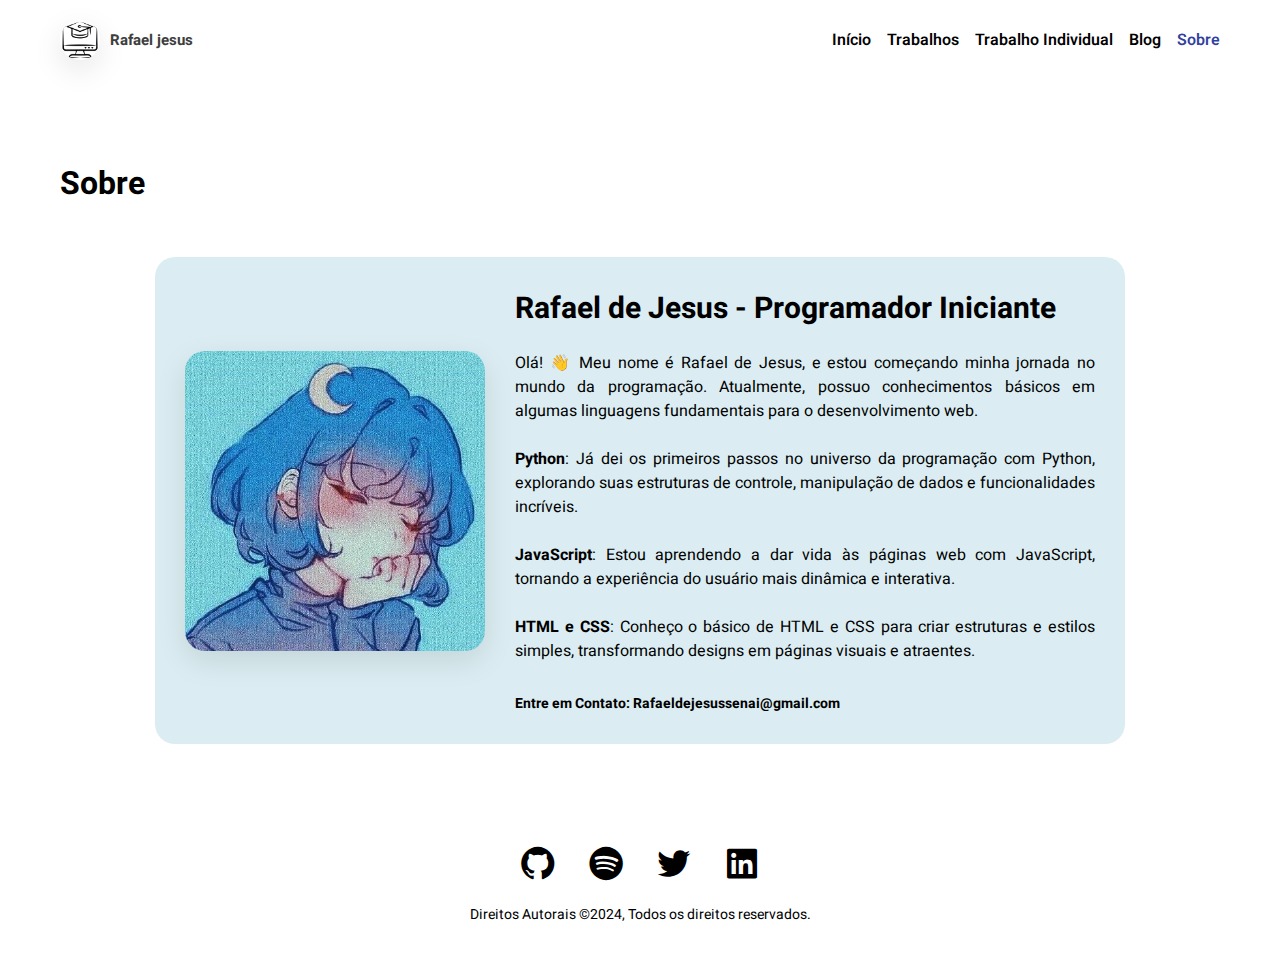
<file: about.html>
<!DOCTYPE html>
<html lang="pt-br">

<head>
    <meta charset="UTF-8">
    <meta name="viewport" content="width=device-width, initial-scale=1.0">
    <link href='https://unpkg.com/boxicons@2.1.4/css/boxicons.min.css' rel='stylesheet'>
    <link rel="stylesheet" href="style.css">
    <title>Página Sobre | Rafael-jesus</title>
</head>

<body>

    <nav>
        <div class="logo">
            <img src="assets/logo.png">
            <a href="#">Rafael jesus</a>
        </div>
        <div class="nav-links">
            <a href="index.html">Início</a>
            <a href="works.html">Trabalhos</a>
            <a href="single-work.html">Trabalho Individual</a>
            <a href="blog.html">Blog</a>
            <a class="selected" href="about.html">Sobre</a>
        </div>
    </nav>

    <h1 class="page-title">Sobre</h1>

    <div class="content">
        <div class="container">
            <img src="assets/profile-2.png">
            <div class="about">
                <h2>Rafael de Jesus - Programador Iniciante</h2>
                <p>Olá! 👋 Meu nome é Rafael de Jesus, e estou começando minha jornada no mundo da programação. Atualmente, possuo conhecimentos básicos em algumas linguagens fundamentais para o desenvolvimento web.
<br>
<br>
                    <strong>Python</strong>: Já dei os primeiros passos no universo da programação com Python, explorando suas estruturas de controle, manipulação de dados e funcionalidades incríveis.
<br> 
<br>                 
                    <strong>JavaScript</strong>: Estou aprendendo a dar vida às páginas web com JavaScript, tornando a experiência do usuário mais dinâmica e interativa.
                  <br>
                  <br>  
                    <strong>HTML e CSS</strong>: Conheço o básico de HTML e CSS para criar estruturas e estilos simples, transformando designs em páginas visuais e atraentes.
                    </p>
                <p class="email">Entre em Contato: Rafaeldejesussenai@gmail.com</p>
            </div>
        </div>
    </div>

    <footer>
        <div class="socials">
            <i class='bx bxl-github'></i>
            <i class='bx bxl-spotify'></i>
            <i class='bx bxl-twitter'></i>
            <i class='bx bxl-linkedin-square'></i>
        </div>
        <p>Direitos Autorais ©2024, Todos os direitos reservados.</p>
    </footer>

</body>

</html>
</file>
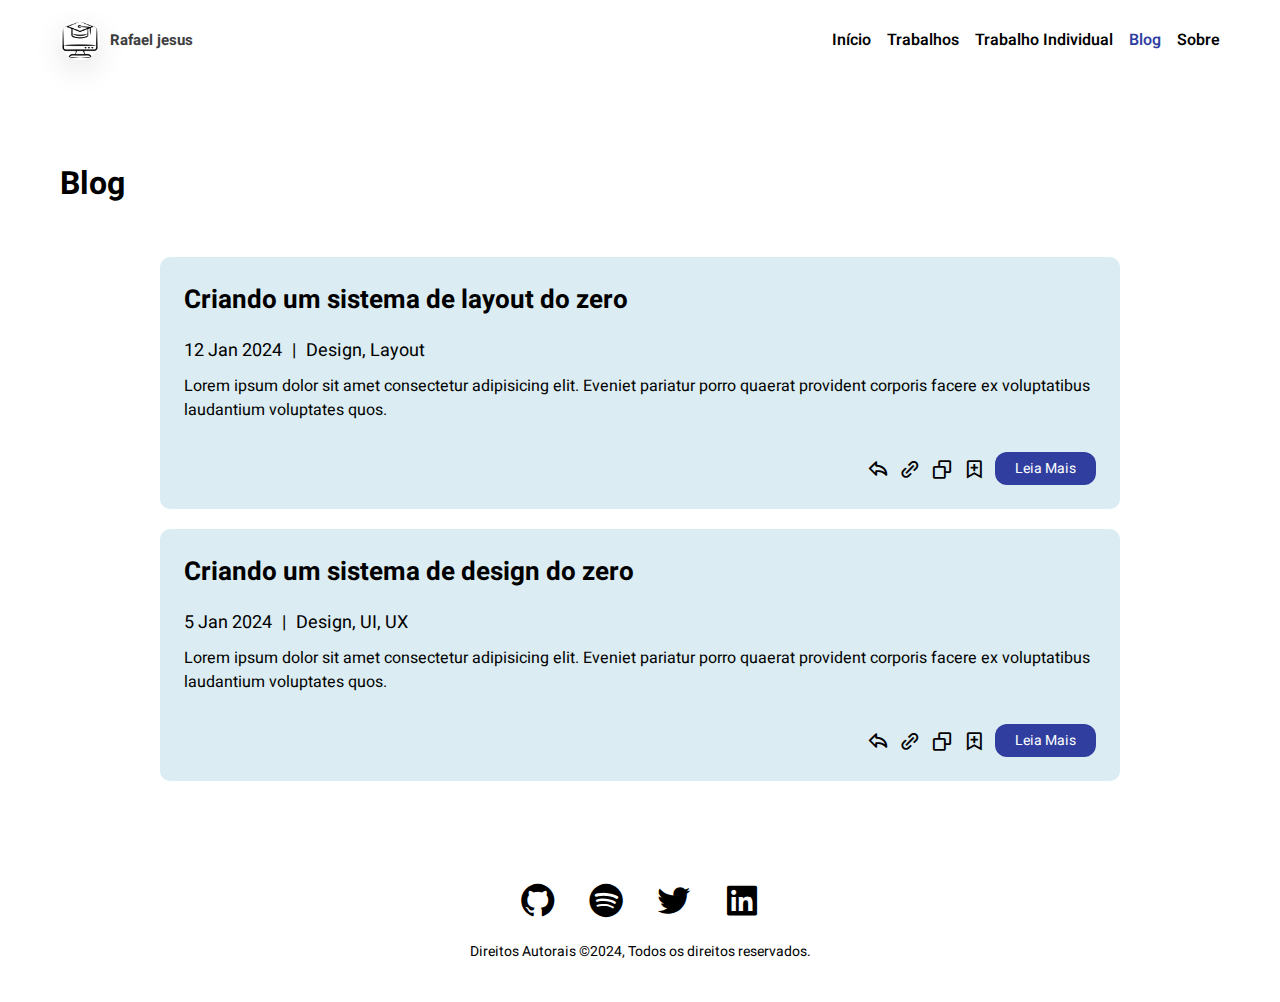
<file: blog.html>
<!DOCTYPE html>
<html lang="pt-br">

<head>
    <meta charset="UTF-8">
    <meta name="viewport" content="width=device-width, initial-scale=1.0">
    <link href='https://unpkg.com/boxicons@2.1.4/css/boxicons.min.css' rel='stylesheet'>
    <link rel="stylesheet" href="style.css">
    <title>Página do Blog | Rafael-jesus</title>
</head>

<body>

    <nav>
        <div class="logo">
            <img src="assets/logo.png">
            <a href="#">Rafael jesus</a>
        </div>
        <div class="nav-links">
            <a href="index.html">Início</a>
            <a href="works.html">Trabalhos</a>
            <a href="single-work.html">Trabalho Individual</a>
            <a class="selected" href="blog.html">Blog</a>
            <a href="about.html">Sobre</a>
        </div>
    </nav>


    <h1 class="page-title">Blog</h1>

    <div class="content">
        <div class="post-list">
            <div class="post-item">
                <h3>Criando um sistema de layout do zero</h3>
                <div class="info">
                    <h5>12 Jan 2024</h5>
                    <h5>|</h5>
                    <h5>Design, Layout</h5>
                </div>
                <p>Lorem ipsum dolor sit amet consectetur adipisicing elit. Eveniet pariatur porro quaerat provident
                    corporis facere ex voluptatibus laudantium voluptates quos.</p>

                <div class="buttons">
                    <i class='bx bx-share'></i>
                    <i class='bx bx-link-alt'></i>
                    <i class='bx bx-copy'></i>
                    <i class='bx bx-bookmark-plus'></i>
                    <button>Leia Mais</button>
                </div>

            </div>
            <div class="post-item">
                <h3>Criando um sistema de design do zero</h3>
                <div class="info">
                    <h5>5 Jan 2024</h5>
                    <h5>|</h5>
                    <h5>Design, UI, UX</h5>
                </div>
                <p>Lorem ipsum dolor sit amet consectetur adipisicing elit. Eveniet pariatur porro quaerat provident
                    corporis facere ex voluptatibus laudantium voluptates quos.</p>
                <div class="buttons">
                    <i class='bx bx-share'></i>
                    <i class='bx bx-link-alt'></i>
                    <i class='bx bx-copy'></i>
                    <i class='bx bx-bookmark-plus'></i>
                    <button>Leia Mais</button>
                </div>
            </div>

            <!-- Adicione mais postagens conforme necessário -->

        </div>
    </div>


    <footer>
        <div class="socials">
            <i class='bx bxl-github'></i>
            <i class='bx bxl-spotify'></i>
            <i class='bx bxl-twitter'></i>
            <i class='bx bxl-linkedin-square'></i>
        </div>
        <p>Direitos Autorais ©2024, Todos os direitos reservados.</p>
    </footer>


</body>

</html>
</file>
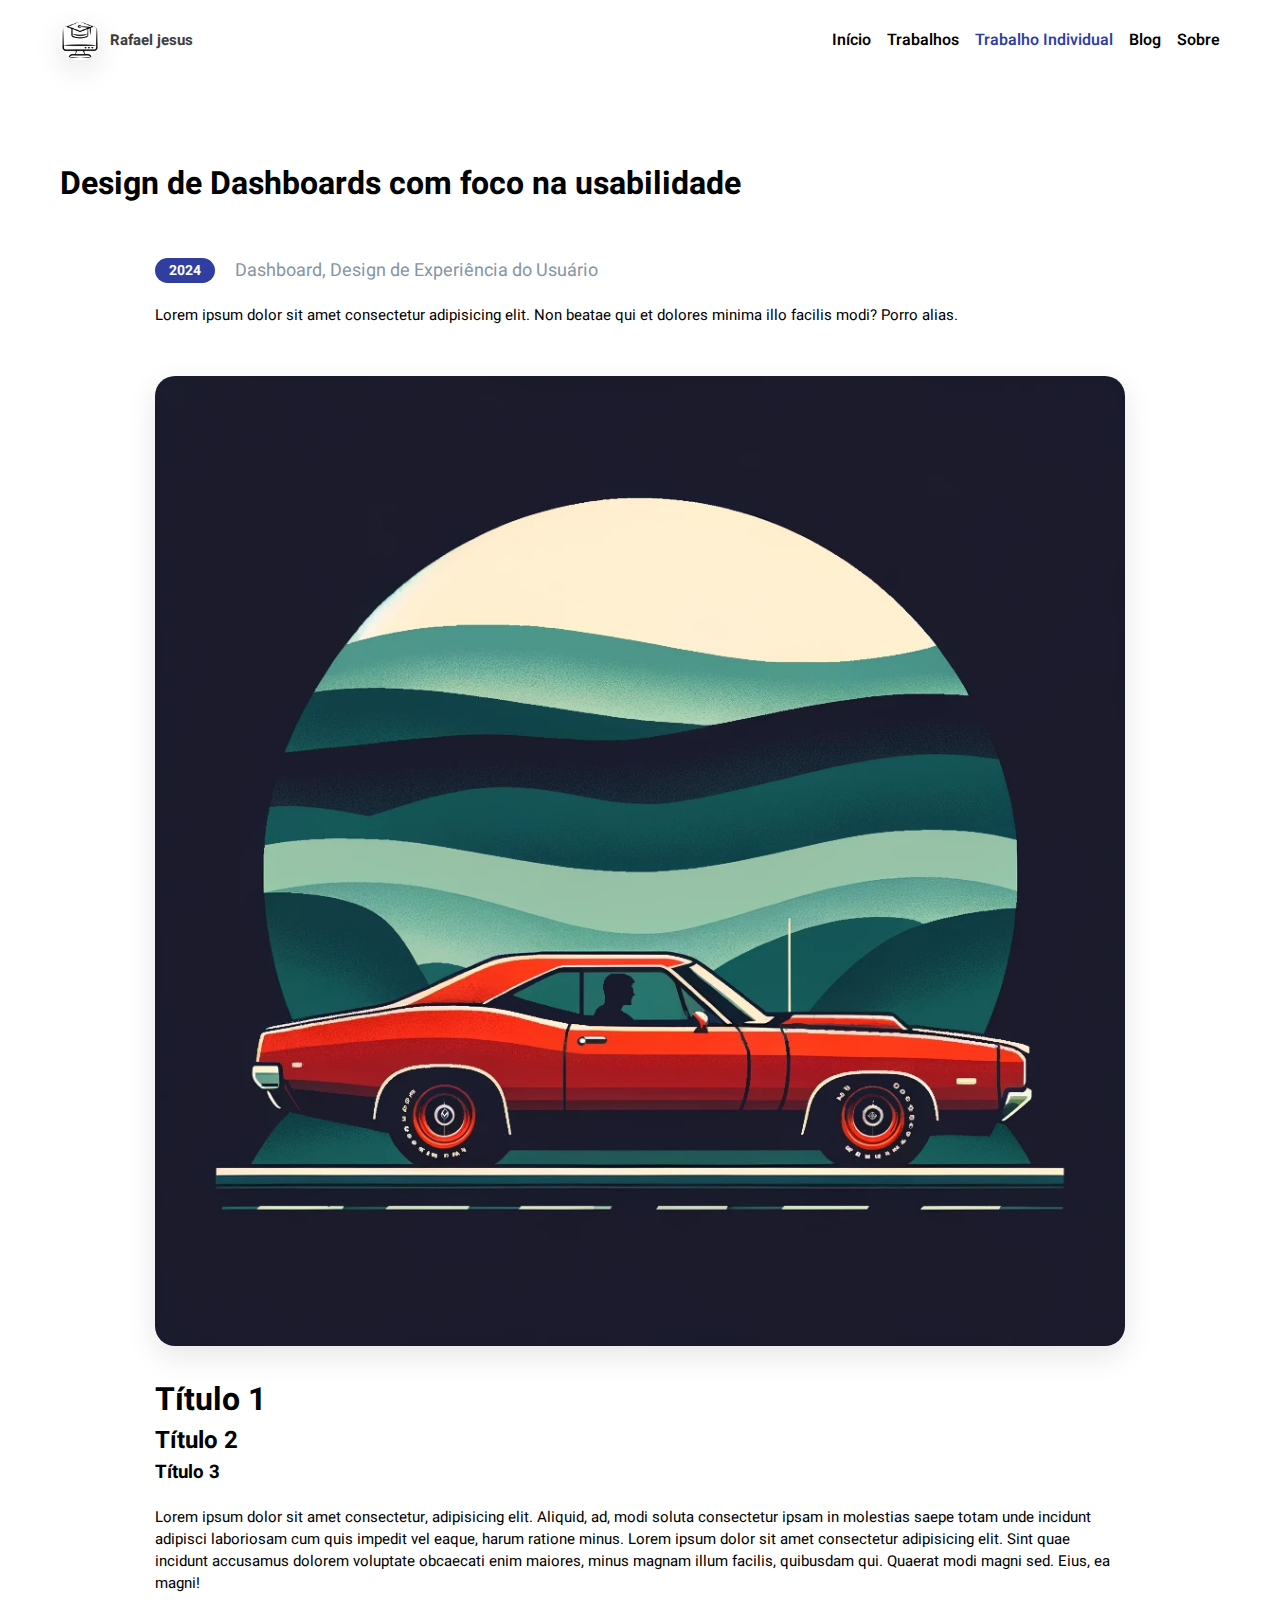
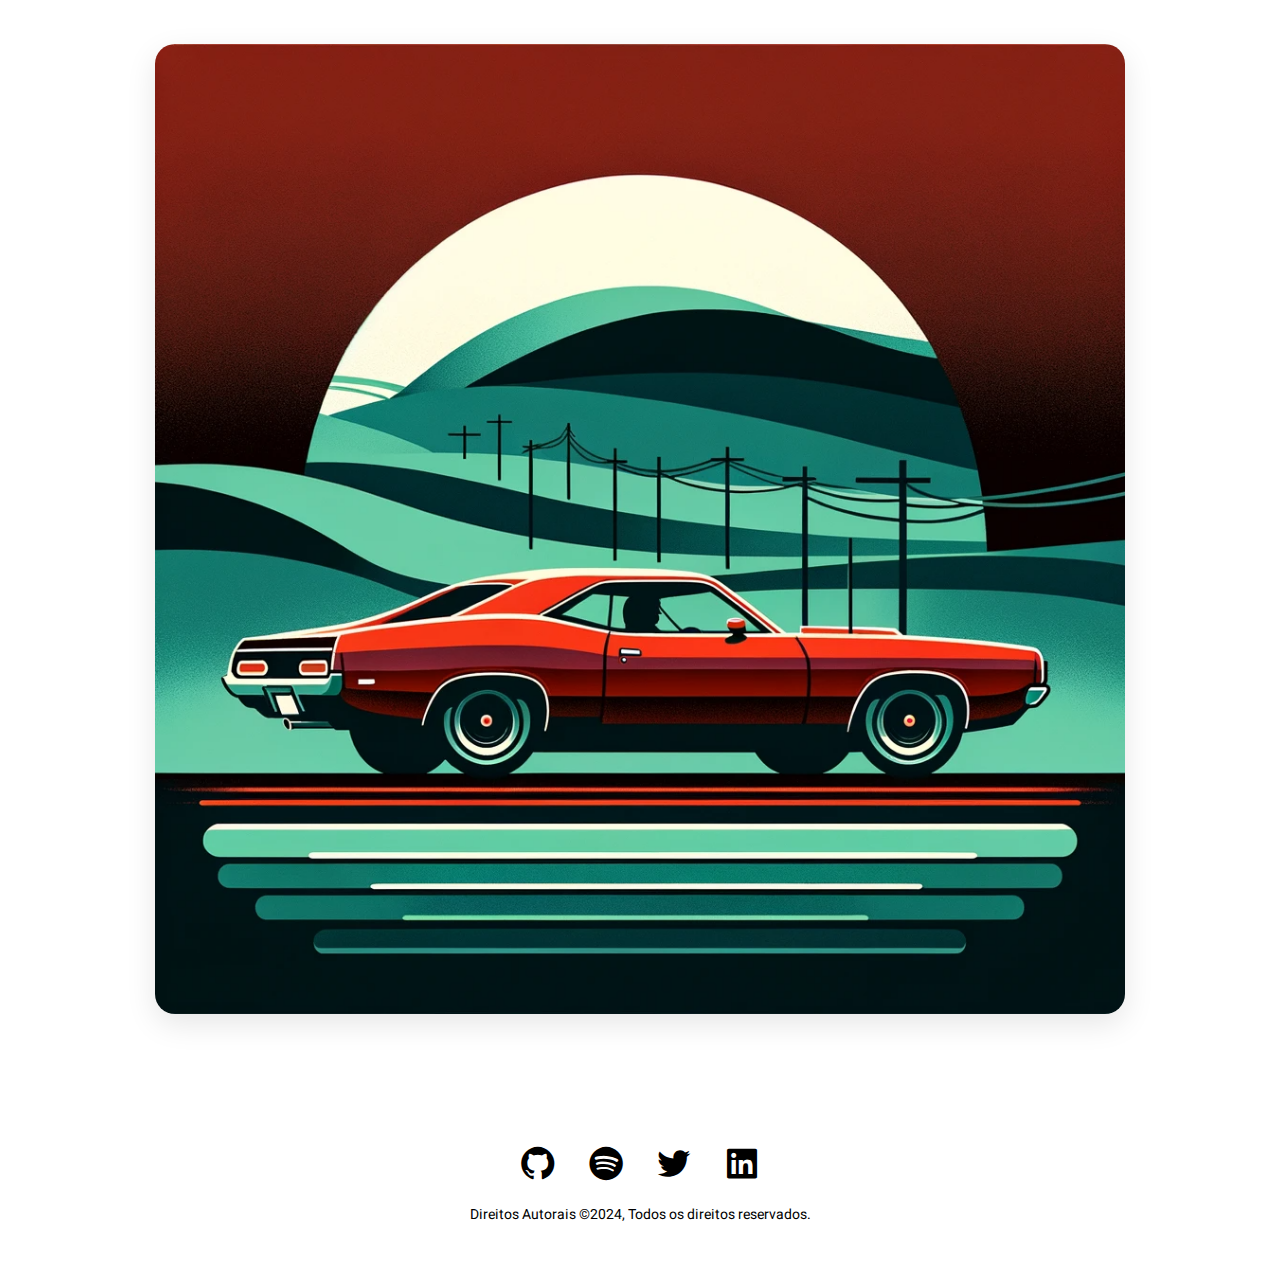
<file: single-work.html>
<!DOCTYPE html>
<html lang="pt-br">

<head>
    <meta charset="UTF-8">
    <meta name="viewport" content="width=device-width, initial-scale=1.0">
    <link href='https://unpkg.com/boxicons@2.1.4/css/boxicons.min.css' rel='stylesheet'>
    <link rel="stylesheet" href="style.css">
    <title>Página do Trabalho Individual |Rafael-jesus</title>
</head>

<body>

    <nav>
        <div class="logo">
            <img src="assets/logo.png">
            <a href="#">Rafael jesus</a>
        </div>
        <div class="nav-links">
            <a href="index.html">Início</a>
            <a href="works.html">Trabalhos</a>
            <a class="selected" href="single-work.html">Trabalho Individual</a>
            <a href="blog.html">Blog</a>
            <a href="about.html">Sobre</a>
        </div>
    </nav>

    <h1 class="page-title">Design de Dashboards com foco na usabilidade</h1>

    <div class="content">
        <div class="work-info">
            <div class="year-badge">2024</div>
            <div class="category">
                <p>Dashboard, Design de Experiência do Usuário</p>
            </div>
        </div>

        <p>Lorem ipsum dolor sit amet consectetur adipisicing elit. Non beatae qui et dolores minima illo facilis modi?
            Porro alias.</p>

        <img src="assets/single-post-1.png">

        <h1>Título 1</h1>
        <h2>Título 2</h2>
        <h3>Título 3</h3>

        <p>Lorem ipsum dolor sit amet consectetur, adipisicing elit. Aliquid, ad, modi soluta consectetur ipsam in
            molestias saepe totam unde incidunt adipisci laboriosam cum quis impedit vel eaque, harum ratione minus.
            Lorem ipsum dolor sit amet consectetur adipisicing elit. Sint quae incidunt accusamus dolorem voluptate
            obcaecati enim maiores, minus magnam illum facilis, quibusdam qui. Quaerat modi magni sed. Eius, ea magni!
        </p>

        <img src="assets/single-post-2.png">

    </div>

    <footer>
        <div class="socials">
            <i class='bx bxl-github'></i>
            <i class='bx bxl-spotify'></i>
            <i class='bx bxl-twitter'></i>
            <i class='bx bxl-linkedin-square'></i>
        </div>
        <p>Direitos Autorais ©2024, Todos os direitos reservados.</p>
    </footer>

</body>

</html>
</file>
<file: style.css>
@import url('https://fonts.googleapis.com/css2?family=Heebo:wght@300;400;500;600;700;800&display=swap');

*{
    margin: 0;
    padding: 0;
    box-sizing: border-box;
    font-family: 'Heebo', sans-serif;
}

a{
    text-decoration: none;
    color: #000;
}

img{
    object-fit: cover;
    object-position: top;
    box-shadow: 0 10px 30px rgba(0, 0, 0, 0.1);
}

nav{
    padding: 20px 148px;
    background-color: #fff;
    display: flex;
    align-items: center;
    justify-content: space-between;
    font-weight: 600;
}

nav .logo{
    display: flex;
    align-items: center;
    gap: 10px;
}

nav .logo img{
    width: 40px;
    height: 40px;
    border-radius: 50%;
}

nav .logo a{
    font-size: 15px;
    color: #3e3e3e;
    font-weight: bold;
}

nav .nav-links{
    display: flex;
    gap: 16px;
}

nav .nav-links a{
    transition: color 0.3s ease;
}

nav .nav-links a:hover,
nav .nav-links a.selected{
    color: #303f9f;
}

.main {
    padding: 0 148px;
    display: flex;
    align-items: center;
    justify-content: space-between;
    gap: 50px;
    height: calc(100vh - 80px);
}

.main .info h1{
    font-size: 44px;
    margin-bottom: 40px;
}

.main .info p{
    font-size: 16px;
    margin-bottom: 45px;
    width: 100%;
}

.main .info button,
.content .post-list .post-item .buttons button{
    padding: 10px 30px;
    background: #303f9f;
    border: none;
    color: #ffffff;
    font-size: 16px;
    border-radius: 12px;
    cursor: pointer;
    transition: background 0.2s ease;
}

.main .info button:hover,
.content .post-list .post-item .buttons button:hover{
    background: #1a237e;
}

.main img{
    width: 400px;
    height: 400px;
    border-radius: 140px;
}

.recent{
    padding: 60px 148px;
    background-color: #dbedf2;
}

.recent .header{
    display: flex;
    align-items: center;
    justify-content: space-between;
    margin-bottom: 30px;
}

.recent .header h4,
.separator h4{
    font-size: 20px;
    font-weight: 400;
}

.recent .header a{
    color: #303f9f;
}

.recent .posts{
    display: flex;
    justify-content: center;
    gap: 20px;
}

.recent .posts .post-item{
    background-color: #fff;
    padding: 24px;
    width: 460px;
}

.recent .posts .post-item h3,
.content .post-list .post-item h3{
    font-size: 26px;
    margin-bottom: 18px;
}

.recent .posts .post-item .info,
.content .post-list .post-item .info{
    display: flex;
    gap: 10px;
    margin-bottom: 10px;
}

.recent .posts .post-item .info h5,
.content .post-list .post-item h5{
    font-size: 18px;
    font-weight: 400;
}

.recent .posts .post-item p{
    width: 400px;
}

.separator{
    padding: 40px 148px 0;
}

.separator h4{
    margin-bottom: 30px;
}

.featured{
    padding: 40px 290px 0;
}

.featured .item,
.works-list .item{
    display: flex;
    gap: 30px;
    margin-bottom: 30px;
    padding-bottom: 30px;
    border-bottom: 2px solid #e0e0e0;
}

.featured .item img,
.works-list .item img{
    width: 320px;
    height: 200px;
    border-radius: 6px;
}

.featured .item .details h3,
.works-list .item h3{
    font-size: 30px;
    margin-bottom: 16px;
}

.featured .item .details .item-info,
.works-list .item .details .item-info{
    display: flex;
    align-items: center;
    gap: 20px;
    margin-bottom: 20px;
}

.featured .item .details .item-info .year-badge,
.works-list .item .details .item-info .year-badge,
.content .work-info .year-badge{
    background-color: #303f9f;
    padding: 2px 14px;
    color: #fff;
    border-radius: 16px;
    font-size: 14px;
    font-weight: bold;
}

.featured .item .details .item-info h4,
.works-list .item .details .item-info h4{
    color: #8695a4;
    font-size: 18px;
}

.featured .item .details p,
.works-list .item .details p{
    width: 700px;
    text-align: justify;
}

footer{
    padding: 40px 0;
    display: flex;
    flex-direction: column;
    align-items: center;
}

footer .socials{
    display: flex;
    align-items: center;
    gap: 28px;
    margin-bottom: 20px;
}

footer .socials i{
    font-size: 40px;
    cursor: pointer;
    transition: color 0.3s ease;
}

footer .socials i:hover{
    color: #303f9f;
}

footer p{
    font-size: 14px;
}

.page-title{
    padding: 80px 234px 20px;
    width: 100%;
}

.content{
    padding: 30px 148px 60px;
    display: flex;
    flex-direction: column;
    align-items: center;
}

.content .work-info{
    display: flex;
    align-items: center;
    justify-content: flex-start;
    gap: 20px;
    width: 970px;
}

.content .work-info .category{
    color: #8695a4;
    font-size: 18px;
}

.content>p{
    width: 970px;
    font-size: 15px;
    margin: 20px 0;
}

.content>img{
    width: 970px;
    margin: 30px 0;
    border-radius: 20px;
}

.content>h1,
.content>h2,
.content>h3{
    width: 970px;
}

.content .post-list{
    display: flex;
    flex-direction: column;
    gap: 20px;
}

.content .post-list .post-item{
    background-color: #dbedf2;
    padding: 24px;
    width: 960px;
    border-radius: 10px;
}

.content .post-list .post-item .buttons{
    margin-top: 30px;
    display: flex;
    align-items: center;
    justify-content: flex-end;
    gap: 10px;
}

.content .post-list .post-item .buttons button{
    font-size: 14px;
    padding: 6px 20px;
}

.content .post-list .post-item .buttons i{
    font-size: 22px;
    cursor: pointer;
    transition: color 0.3s ease;
}

.content .post-list .post-item .buttons i:hover{
    color: #303f9f;
}

.content .container{
    background-color: #dbedf2;
    padding: 30px;
    display: flex;
    align-items: center;
    gap: 30px;
    width: 970px;
    border-radius: 20px;
}

.content .container img{
    width: 300px;
    height: 300px;
    border-radius: 20px;
}

.content .container h2{
    margin-bottom: 20px;
    font-size: 30px;
}

.content .container .about>p{
    text-align: justify;
}

.content .container .about .email{
    font-weight: bold;
    margin-top: 30px;
    font-size: 14px;
}

@media screen and (max-width: 1400px) {
    
    nav{
        padding: 20px 60px;
    }

    .main{
        padding: 0 60px;
    }

    .recent{
        padding: 60px;
    }

    .featured,
    .separator{
        padding: 40px 60px 0;
    }

    .page-title{
        padding: 80px 60px 20px;
    }

}

@media screen and (max-width: 1200px) {
    
    nav{
        padding: 20px 40px;
    }

    .main{
        padding: 0 40px;
    }

    .main img{
        width: 340px;
        height: 340px;
    }

    .recent{
        padding: 40px;
    }

    .featured,
    .separator{
        padding: 40px 40px 0;
    }

    .featured .item .details p,
    .works-list .item .details p{
        width: 100%;
    }

    .page-title{
        padding: 80px 40px 20px;
    }

    .content .work-info,
    .content>p,
    .content>img,
    .content>h1,
    .content>h2,
    .content>h3,
    .content .post-list .post-item,
    .content .container{
        width: 100%;
    }

    .content .container img{
        width: 250px;
        height: 250px;
    }

    .content .container h2{
        font-size: 24px;
        margin-bottom: 10px;
    }

    .content .container .about>p{
        font-size: 14px;
    }

}

@media screen and (max-width: 992px) {
    
    nav{
        padding: 20px;
    }

    .main{
        padding: 0 20px;
    }

    .main img{
        width: 300px;
        height: 300px;
    }

    .main .info h1{
        font-size: 34px;
    }

    .main .info p{
        font-size: 15px;
    }

    .main .info button{
        font-size: 15px;
        padding: 8px 22px;
    }

    .recent{
        padding: 40px 20px;
    }

    .recent .posts .post-item{
        width: 100%;
    }

    .recent .posts .post-item h3,
    .content .post-list .post-item h3{
        font-size: 20px;
    }

    .recent .posts .post-item .info h5,
    .content .post-list .post-item .info h5{
        font-size: 14px;
    }

    .recent .posts .post-item p{
        width: 100%;
        font-size: 14px;
    }

    .featured,
    .separator{
        padding: 40px 20px 0;
    }

    .featured .item,
    .works-list .item{
        flex-direction: column;
        padding: 0 20px 30px;
    }

    .featured .item img,
    .works-list .item img{
        width: 100%;
        height: auto;
    }

    .featured .item .details h3,
    .works-list .details .item h3{
        font-size: 24px;
        margin-bottom: 12px;
    }

    .featured .item .details .item-info .year-badge,
    .works-list .item .details .item-info .year-badge{
        font-size: 12px;
    }

    .featured .item .details .item-info h4,
    .works-list .item .details .item-info h4{
        font-size: 15px;
    }

    .featured .item .details p,
    .works-list .item .details p{
        font-size: 14px;
    }

    .content{
        padding: 30px 20px 60px;
    }

    .content .container h2{
        font-size: 20px;
    }

    .content .container .about>p{
        font-size: 13px;
    }

}

@media screen and (max-width: 768px) {
    
    nav{
        justify-content: center;
    }

    nav .logo{
        display: none;
    }

    .main{
        flex-direction: column;
        justify-content: space-around;
        margin: 40px 0;
        height: auto;
    }

    .main .info h1{
        font-size: 30px;
        margin-bottom: 16px;
    }

    .main .info p{
        margin-bottom: 16px;
    }

    .main .info button{
        padding: 6px 20px;
        font-size: 13px;
    }

    .main img{
        margin-top: 20px;
        width: 100%;
        height: auto;
        border-radius: 50px;
    }

    .recent .posts,
    .content .container{
        flex-direction: column;
    }

    .content .container img{
        width: 100%;
        height: auto;
    }

}
</file>
